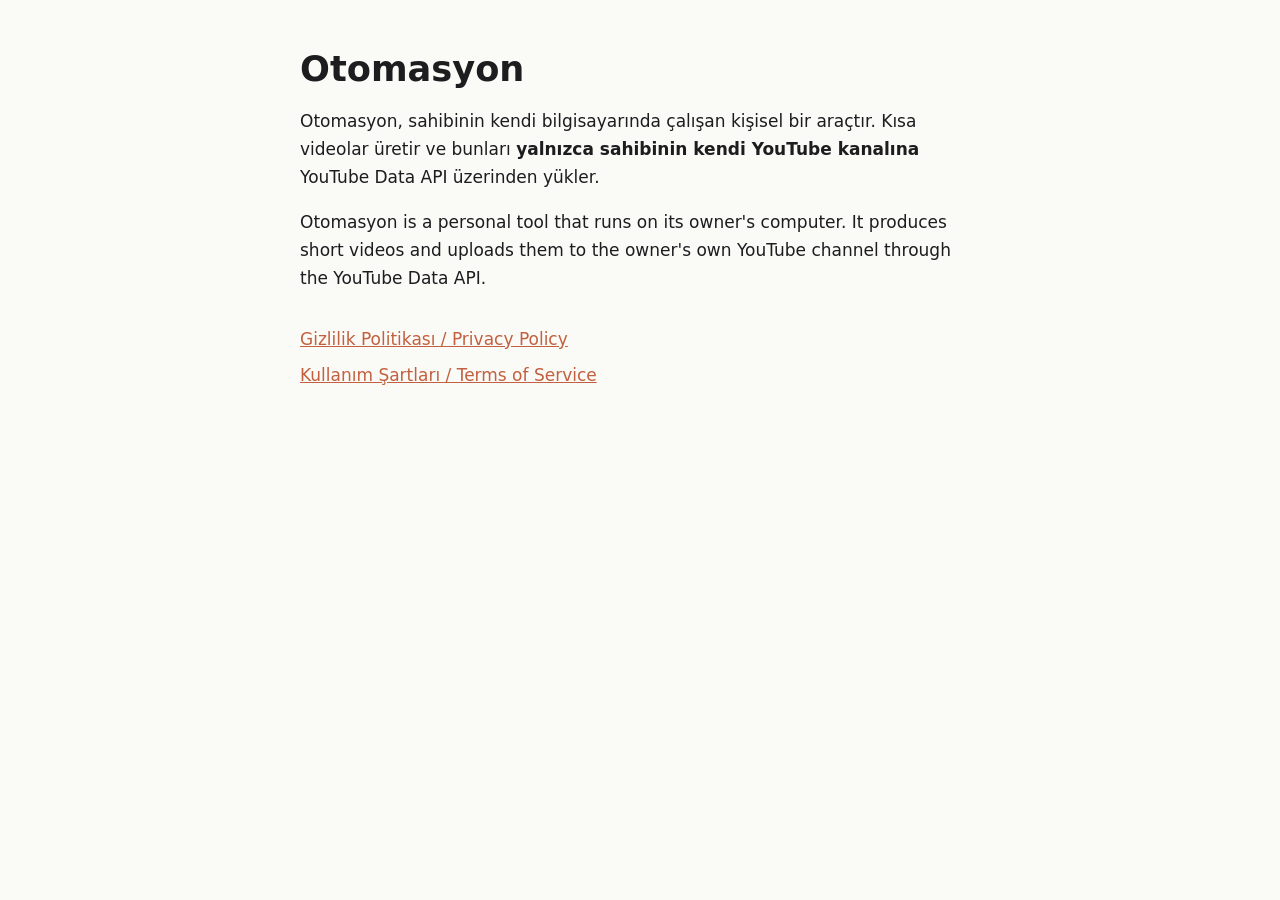
<file: index.html>
<!doctype html>
<html lang="tr">
<head>
  <meta charset="utf-8">
  <meta name="viewport" content="width=device-width, initial-scale=1">
  <title>Otomasyon</title>
  <link rel="stylesheet" href="style.css">
</head>
<body>
  <main>
    <h1>Otomasyon</h1>
    <p>Otomasyon, sahibinin kendi bilgisayarında çalışan kişisel bir araçtır. Kısa videolar üretir ve bunları
      <strong>yalnızca sahibinin kendi YouTube kanalına</strong> YouTube Data API üzerinden yükler.</p>
    <p lang="en">Otomasyon is a personal tool that runs on its owner's computer. It produces short videos and uploads
      them to the owner's own YouTube channel through the YouTube Data API.</p>
    <nav>
      <a href="privacy.html">Gizlilik Politikası / Privacy Policy</a>
      <a href="terms.html">Kullanım Şartları / Terms of Service</a>
    </nav>
  </main>
</body>
</html>
</file>
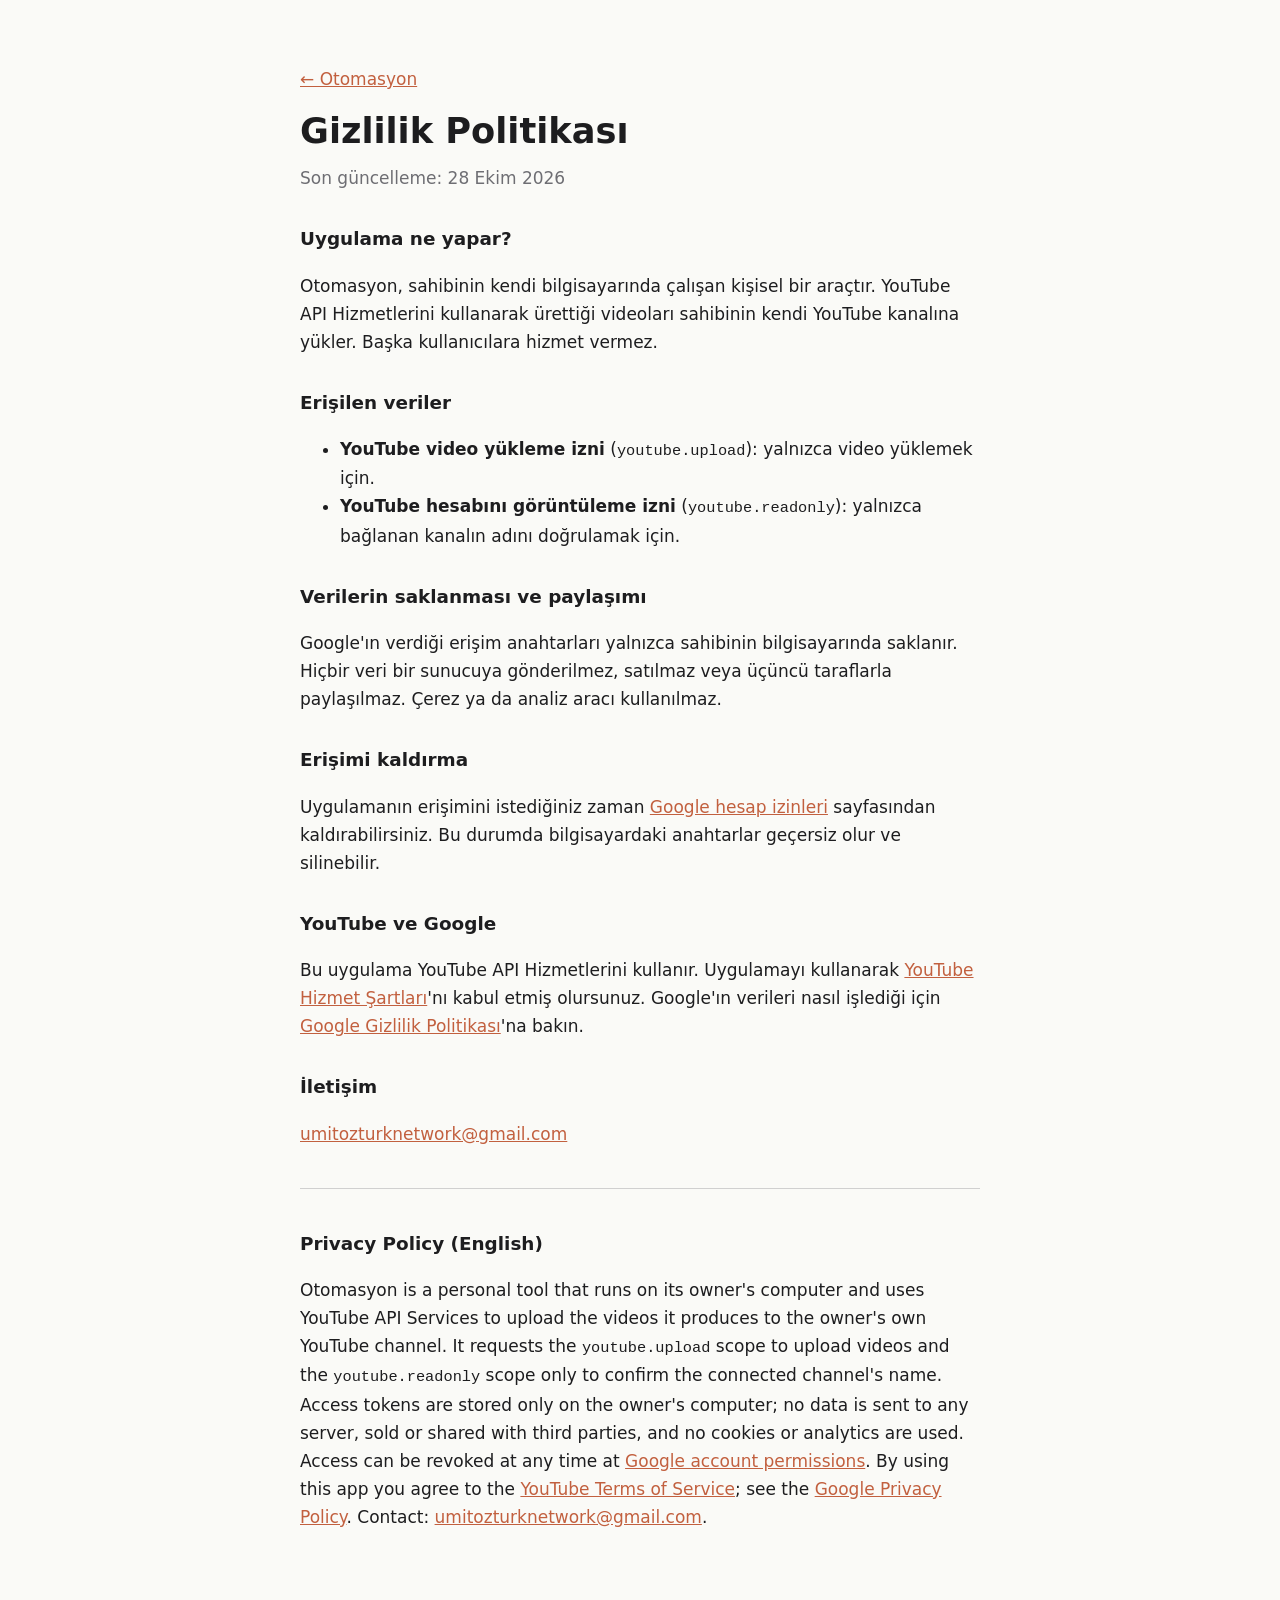
<file: privacy.html>
<!doctype html>
<html lang="tr">
<head>
  <meta charset="utf-8">
  <meta name="viewport" content="width=device-width, initial-scale=1">
  <title>Gizlilik Politikası – Otomasyon</title>
  <link rel="stylesheet" href="style.css">
</head>
<body>
  <main>
    <p><a href="./">← Otomasyon</a></p>
    <h1>Gizlilik Politikası</h1>
    <p class="muted">Son güncelleme: 28 Ekim 2026</p>

    <h2>Uygulama ne yapar?</h2>
    <p>Otomasyon, sahibinin kendi bilgisayarında çalışan kişisel bir araçtır. YouTube API Hizmetlerini kullanarak
      ürettiği videoları sahibinin kendi YouTube kanalına yükler. Başka kullanıcılara hizmet vermez.</p>

    <h2>Erişilen veriler</h2>
    <ul>
      <li><strong>YouTube video yükleme izni</strong> (<code>youtube.upload</code>): yalnızca video yüklemek için.</li>
      <li><strong>YouTube hesabını görüntüleme izni</strong> (<code>youtube.readonly</code>): yalnızca bağlanan kanalın adını doğrulamak için.</li>
    </ul>

    <h2>Verilerin saklanması ve paylaşımı</h2>
    <p>Google'ın verdiği erişim anahtarları yalnızca sahibinin bilgisayarında saklanır. Hiçbir veri bir sunucuya
      gönderilmez, satılmaz veya üçüncü taraflarla paylaşılmaz. Çerez ya da analiz aracı kullanılmaz.</p>

    <h2>Erişimi kaldırma</h2>
    <p>Uygulamanın erişimini istediğiniz zaman
      <a href="https://myaccount.google.com/permissions">Google hesap izinleri</a> sayfasından kaldırabilirsiniz.
      Bu durumda bilgisayardaki anahtarlar geçersiz olur ve silinebilir.</p>

    <h2>YouTube ve Google</h2>
    <p>Bu uygulama YouTube API Hizmetlerini kullanır. Uygulamayı kullanarak
      <a href="https://www.youtube.com/t/terms">YouTube Hizmet Şartları</a>'nı kabul etmiş olursunuz. Google'ın
      verileri nasıl işlediği için <a href="https://policies.google.com/privacy">Google Gizlilik Politikası</a>'na bakın.</p>

    <h2>İletişim</h2>
    <p><a href="mailto:umitozturknetwork@gmail.com">umitozturknetwork@gmail.com</a></p>

    <hr>
    <section lang="en">
      <h2>Privacy Policy (English)</h2>
      <p>Otomasyon is a personal tool that runs on its owner's computer and uses YouTube API Services to upload the
        videos it produces to the owner's own YouTube channel. It requests the <code>youtube.upload</code> scope to
        upload videos and the <code>youtube.readonly</code> scope only to confirm the connected channel's name.
        Access tokens are stored only on the owner's computer; no data is sent to any server, sold or shared with
        third parties, and no cookies or analytics are used. Access can be revoked at any time at
        <a href="https://myaccount.google.com/permissions">Google account permissions</a>. By using this app you agree
        to the <a href="https://www.youtube.com/t/terms">YouTube Terms of Service</a>; see the
        <a href="https://policies.google.com/privacy">Google Privacy Policy</a>. Contact:
        <a href="mailto:umitozturknetwork@gmail.com">umitozturknetwork@gmail.com</a>.</p>
    </section>
  </main>
</body>
</html>
</file>
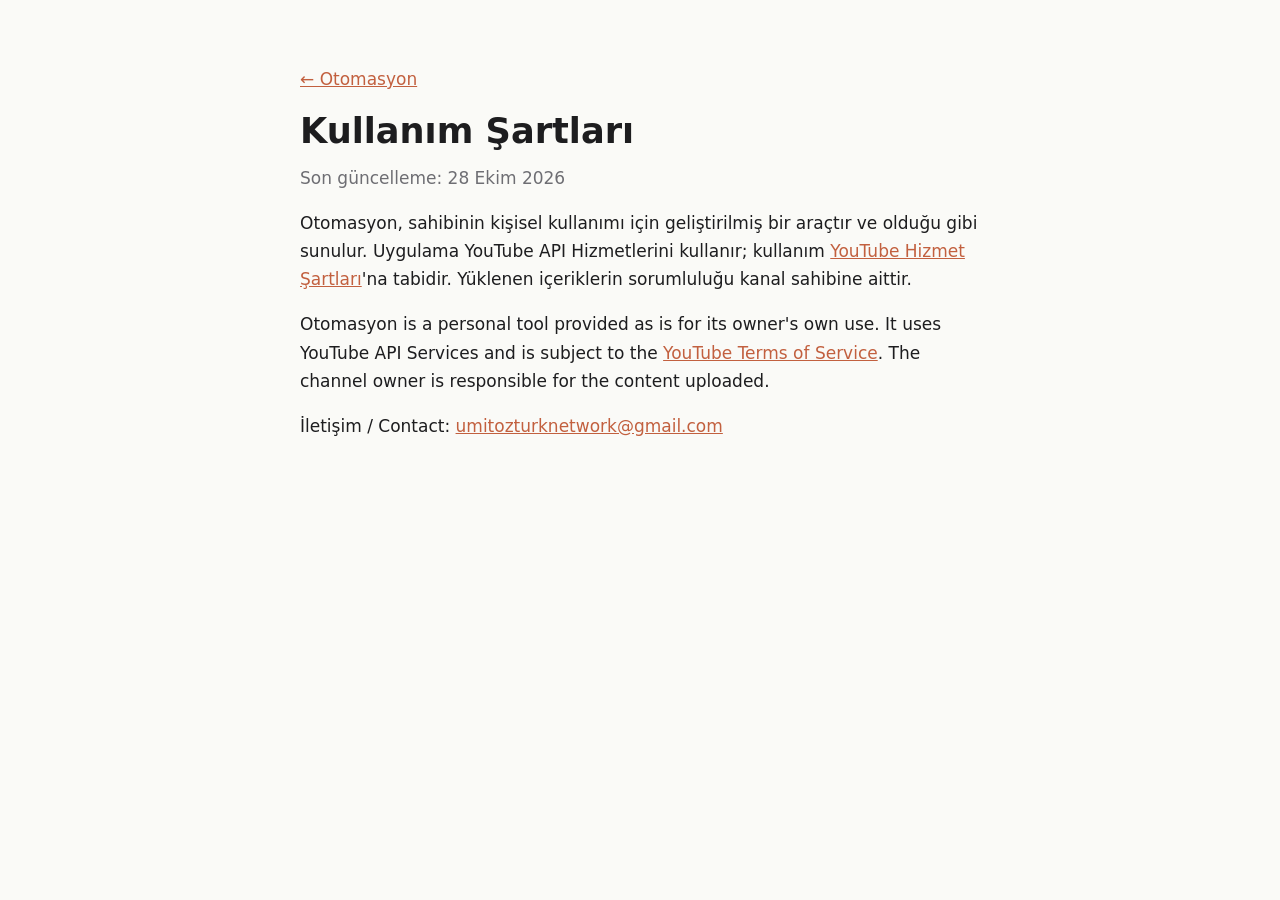
<file: terms.html>
<!doctype html>
<html lang="tr">
<head>
  <meta charset="utf-8">
  <meta name="viewport" content="width=device-width, initial-scale=1">
  <title>Kullanım Şartları – Otomasyon</title>
  <link rel="stylesheet" href="style.css">
</head>
<body>
  <main>
    <p><a href="./">← Otomasyon</a></p>
    <h1>Kullanım Şartları</h1>
    <p class="muted">Son güncelleme: 28 Ekim 2026</p>
    <p>Otomasyon, sahibinin kişisel kullanımı için geliştirilmiş bir araçtır ve olduğu gibi sunulur. Uygulama
      YouTube API Hizmetlerini kullanır; kullanım <a href="https://www.youtube.com/t/terms">YouTube Hizmet Şartları</a>'na
      tabidir. Yüklenen içeriklerin sorumluluğu kanal sahibine aittir.</p>
    <p lang="en">Otomasyon is a personal tool provided as is for its owner's own use. It uses YouTube API Services and is
      subject to the <a href="https://www.youtube.com/t/terms">YouTube Terms of Service</a>. The channel owner is
      responsible for the content uploaded.</p>
    <p>İletişim / Contact: <a href="mailto:umitozturknetwork@gmail.com">umitozturknetwork@gmail.com</a></p>
  </main>
</body>
</html>
</file>
<file: style.css>
:root {
  color-scheme: light dark;
  --bg: #fafaf7;
  --fg: #1d1d1f;
  --muted: #6e6e73;
  --accent: #c2603f;
}
@media (prefers-color-scheme: dark) {
  :root {
    --bg: #0b0b0f;
    --fg: #ececf1;
    --muted: #9a9aa5;
    --accent: #d97757;
  }
}
body {
  margin: 0;
  background: var(--bg);
  color: var(--fg);
  font: 17px/1.65 system-ui, -apple-system, "Segoe UI", sans-serif;
}
main {
  max-width: 680px;
  margin: 0 auto;
  padding: 48px 16px 80px;
}
h1 { font-size: 2.2rem; line-height: 1.2; margin: 0 0 12px; }
h2 { font-size: 1.15rem; margin: 32px 0 8px; }
a { color: var(--accent); }
nav { display: flex; flex-direction: column; gap: 8px; margin-top: 32px; }
.muted { color: var(--muted); margin-top: 0; }
code { font-size: 0.9em; }
hr { border: 0; border-top: 1px solid var(--muted); opacity: 0.3; margin: 40px 0; }
</file>
